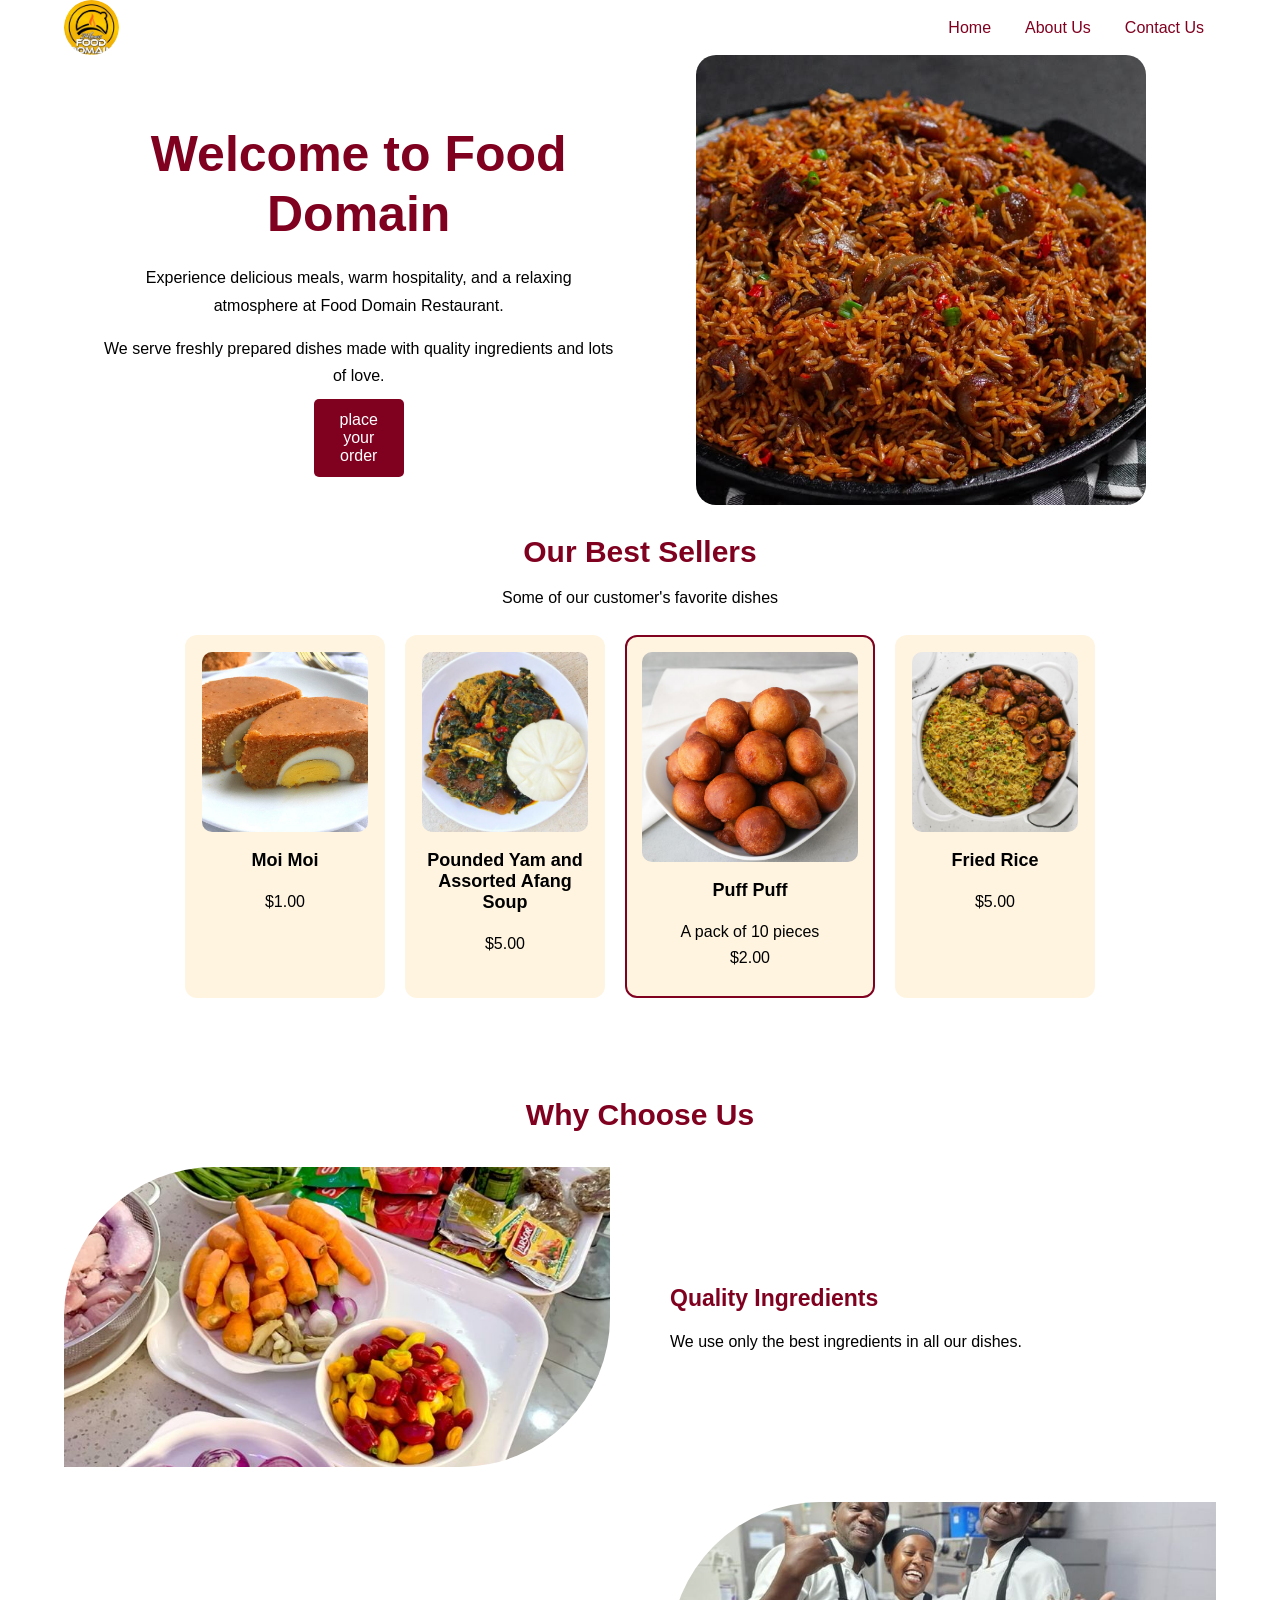
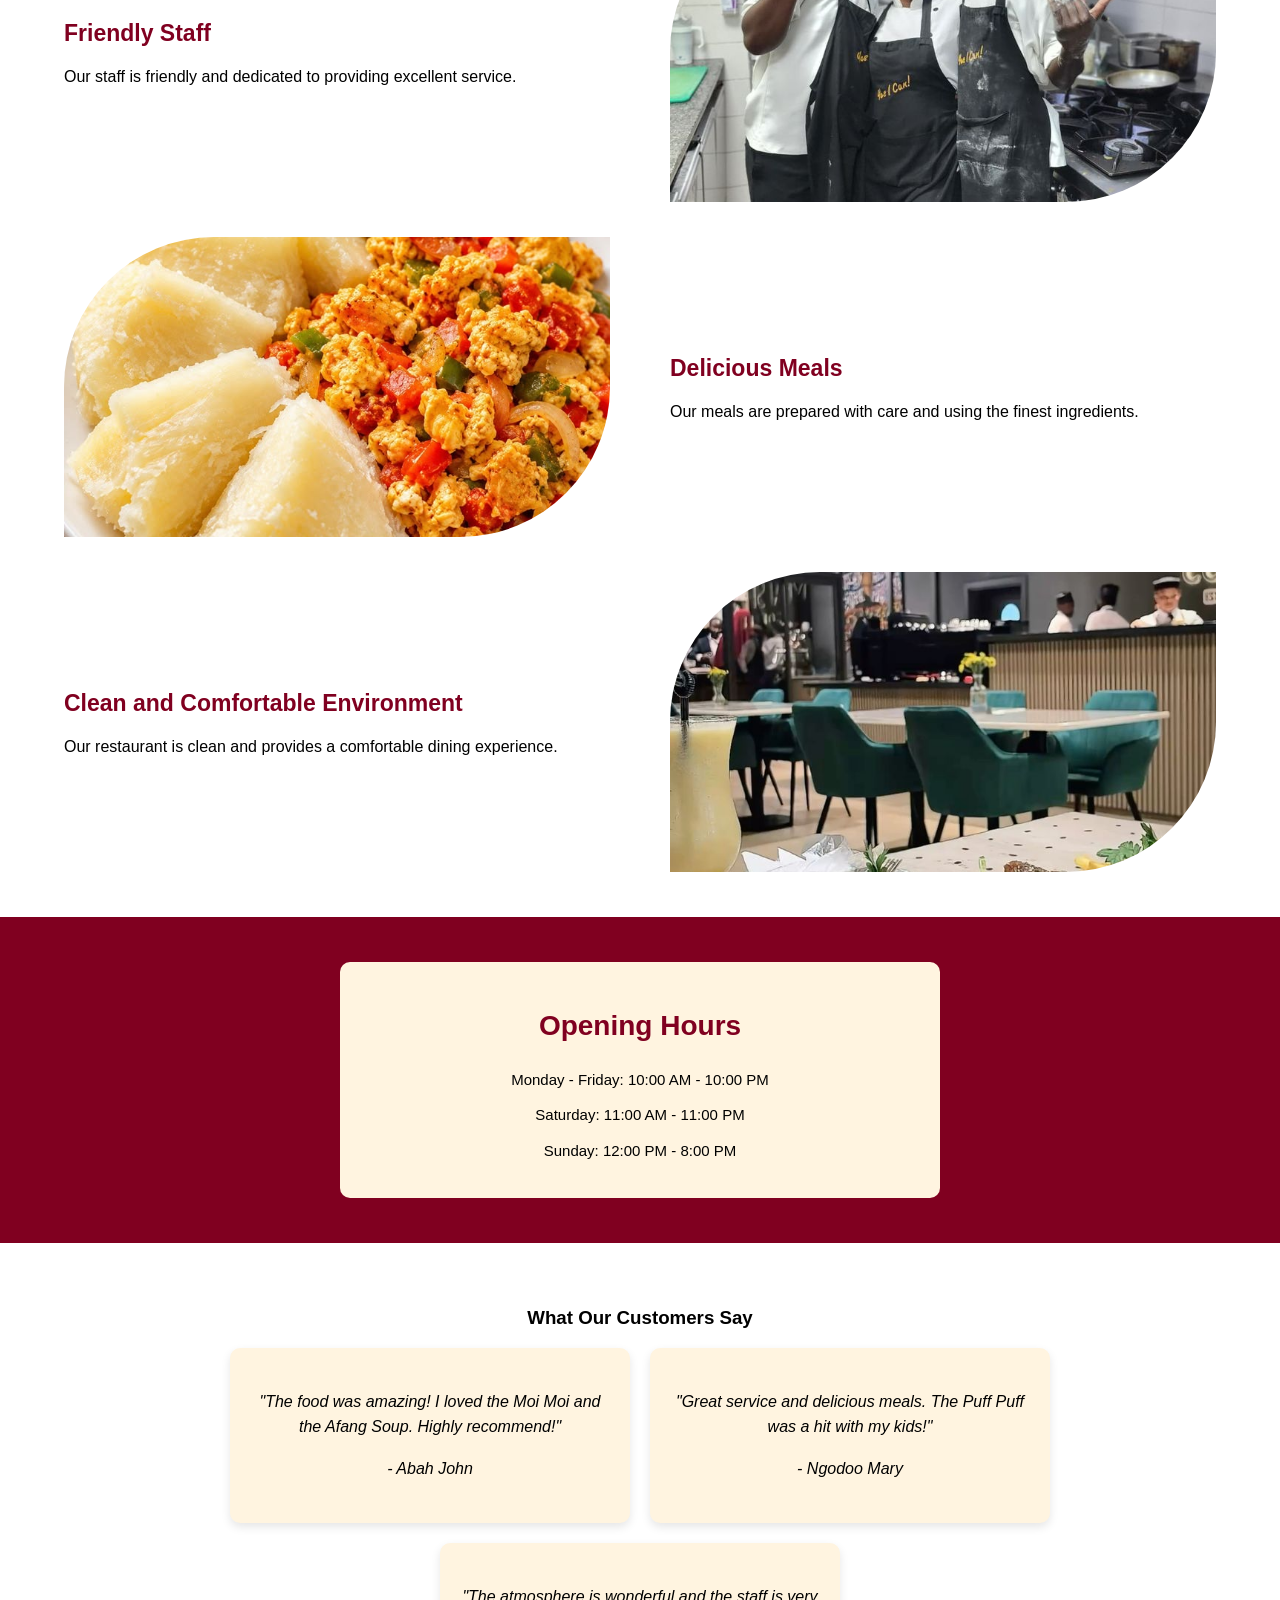
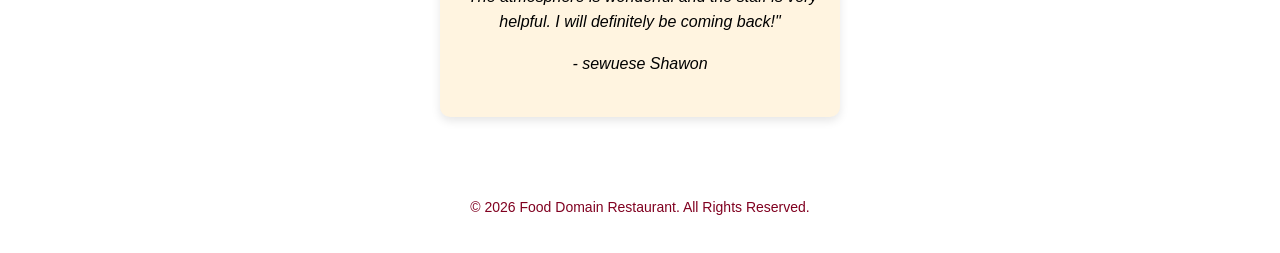
<file: index.html>
<!doctype html>
<html lang="en">
  <head>
    <meta charset="UTF-8" />
    <meta name="viewport" content="width=device-width, initial-scale=1.0" />
    <link
      rel="stylesheet"
      href="https://cdnjs.cloudflare.com/ajax/libs/font-awesome/4.7.0/css/font-awesome.min.css"
    />

    <link rel="stylesheet" href="style.css" />
    <title>Food Domain Restaurant</title>
  </head>
  <body class="home-page">
    <header>
      <nav>
        <img src="img/logo.jpg" alt="Restaurant-logo" class="logo" />
        <ul class="menu">
          <li><a href="index.html">Home</a></li>
          <li><a href="about.html">About Us</a></li>
          <li><a href="contact.html">Contact Us</a></li>
        </ul>
      </nav>
    </header>
    <main>
      <section id="hero">
        <div class="hero-text">
          <h1>Welcome to Food Domain</h1>

          <p>
            Experience delicious meals, warm hospitality, and a relaxing
            atmosphere at Food Domain Restaurant.
          </p>

          <p>
            We serve freshly prepared dishes made with quality ingredients and
            lots of love.
          </p>
          <a href="#contact"> place your order</a>
        </div>
        <div class="hero-image">
          <img src="img/jollof-rice.jpg" alt="Jollof Rice" />
        </div>
      </section>

      <section id="best-sellers">
        <h2>Our Best Sellers</h2>
        <p>Some of our customer's favorite dishes</p>
        <div class="meal-slides">
          <div class="cards">
            <img src="img/6192518231147457.jpg" alt="" />
            <h3>Moi Moi</h3>
            <p>$1.00</p>
          </div>
          <div class="cards">
            <img src="img/afang-soup.jpg" alt="" />
            <h3>Pounded Yam and Assorted Afang Soup</h3>
            <p>$5.00</p>
          </div>
          <div class="active-cards">
            <img src="img/Puff-Puff.jpg" alt="" />
            <h3>Puff Puff</h3>
            <p>A pack of 10 pieces <br />$2.00</p>
          </div>
          <div class="cards">
            <img src="img/Nigerian-Fried-Rice.jpg" alt="" />
            <h3>Fried Rice</h3>
            <p>$5.00</p>
          </div>
        </div>
      </section>

      <section id="choose">
        <h2>Why Choose Us</h2>

        <div class="choose-item">
          <div class="choose-img">
            <img src="img/Jollof-Rice-Prep.jpg" alt="" />
          </div>
          <div class="choose-text">
            <h3>Quality Ingredients</h3>
            <p>We use only the best ingredients in all our dishes.</p>
          </div>
        </div>

        <div class="choose-item-reverse">
          <div class="choose-img">
            <img src="img/staff.jpg" alt="" />
          </div>
          <div class="choose-text">
            <h3>Friendly Staff</h3>
            <p>
              Our staff is friendly and dedicated to providing excellent
              service.
            </p>
          </div>
        </div>

        <div class="choose-item">
          <div class="choose-img">
            <img src="img/yam-egg-sauce.jpg" alt="" />
          </div>
          <div class="choose-text">
            <h3>Delicious Meals</h3>
            <p>
              Our meals are prepared with care and using the finest ingredients.
            </p>
          </div>
        </div>
        <div class="choose-item-reverse">
          <div class="choose-img">
            <img src="img/restaurant-env.jpg" alt="" />
          </div>
          <div class="choose-text">
            <h3>Clean and Comfortable Environment</h3>
            <p>
              Our restaurant is clean and provides a comfortable dining
              experience.
            </p>
          </div>
        </div>
      </section>

      <section id="opening-hours">
        <div class="content">
          <h2>Opening Hours</h2>
          <p>Monday - Friday: 10:00 AM - 10:00 PM</p>
          <p>Saturday: 11:00 AM - 11:00 PM</p>
          <p>Sunday: 12:00 PM - 8:00 PM</p>
        </div>
      </section>

      <section id="testimonial">
        <h3>What Our Customers Say</h3>
        <div class="testimonial-container">
          <div class="testimonial-item">
            <p>
              "The food was amazing! I loved the Moi Moi and the Afang Soup.
              Highly recommend!"
            </p>
            <p>- Abah John</p>
          </div>
          <div class="testimonial-item">
            <p>
              "Great service and delicious meals. The Puff Puff was a hit with
              my kids!"
            </p>
            <p>- Ngodoo Mary</p>
          </div>
          <div class="testimonial-item">
            <p>
              "The atmosphere is wonderful and the staff is very helpful. I will
              definitely be coming back!"
            </p>
            <p>- sewuese Shawon</p>
          </div>
        </div>
      </section>
    </main>
    <footer>
      <div class="footer-content">
        <p>&copy; 2026 Food Domain Restaurant. All Rights Reserved.</p>
      </div>
    </footer>
  </body>
</html>
</file>
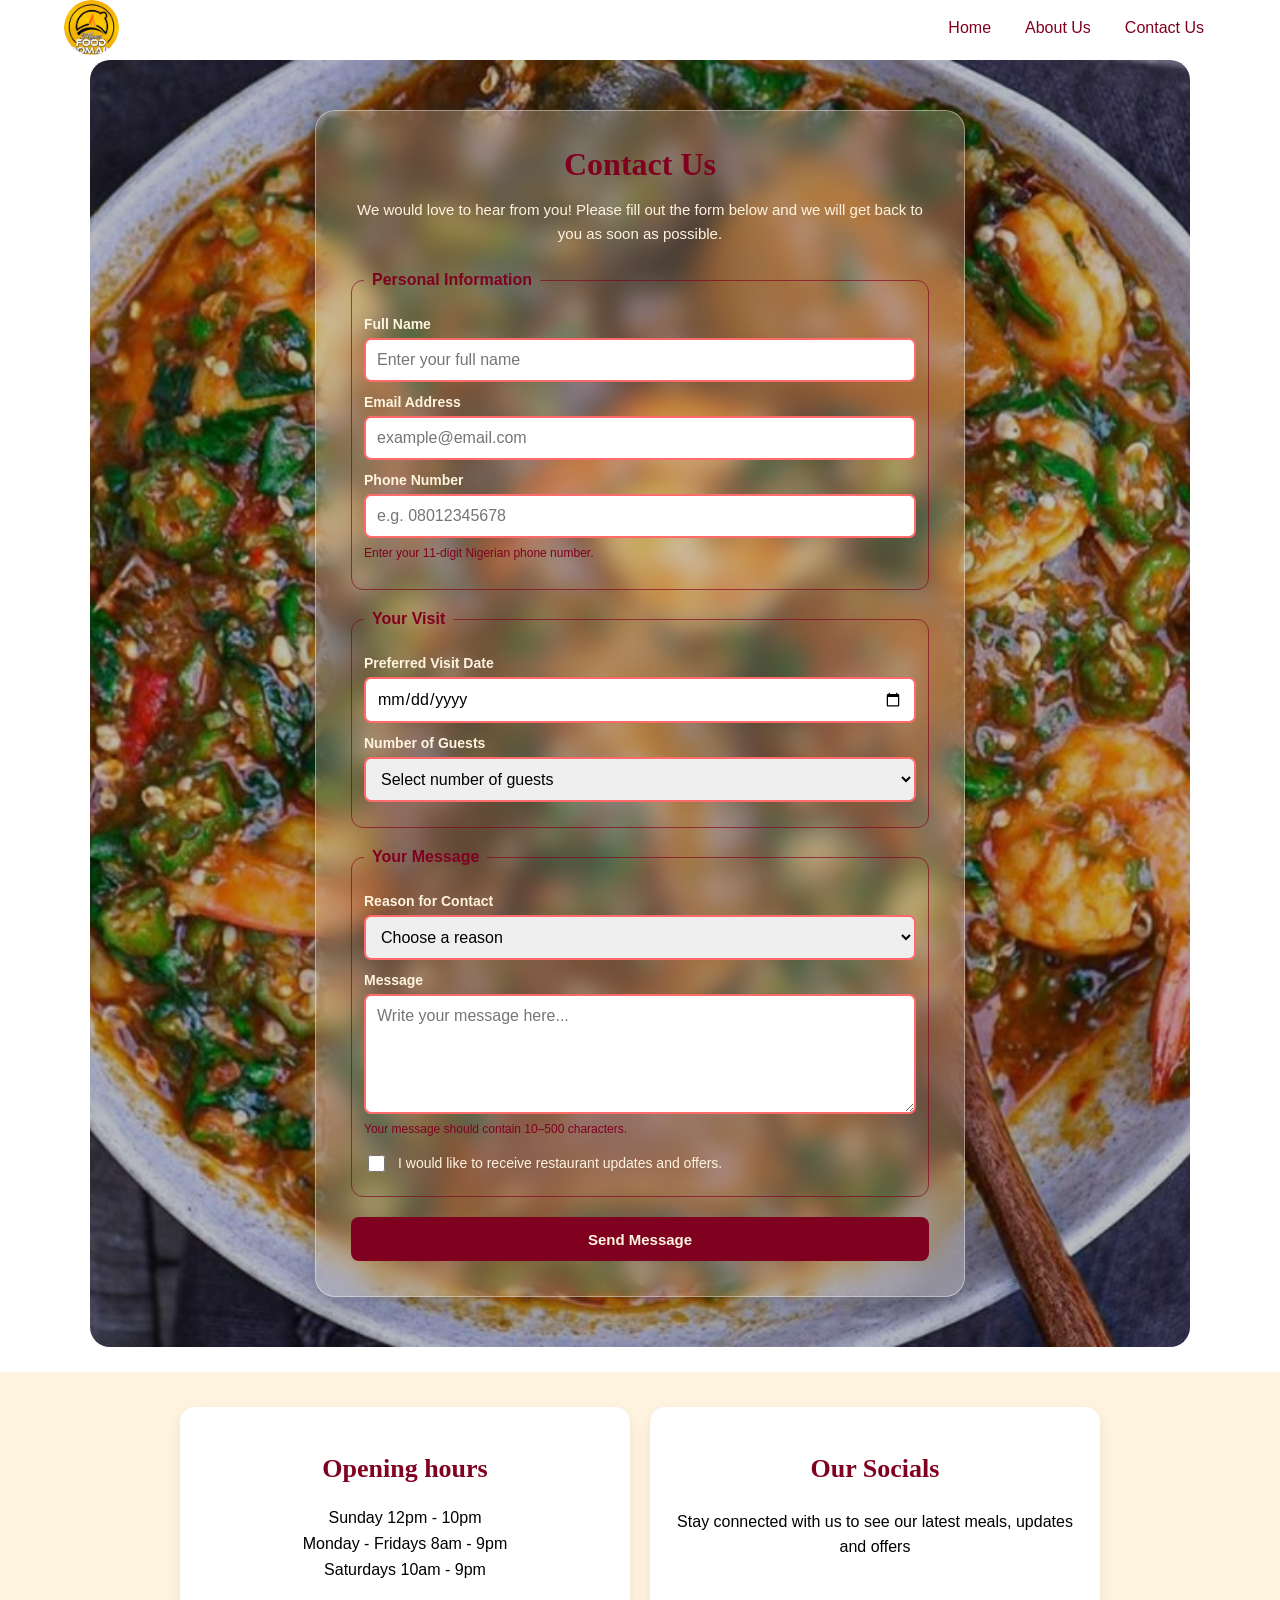
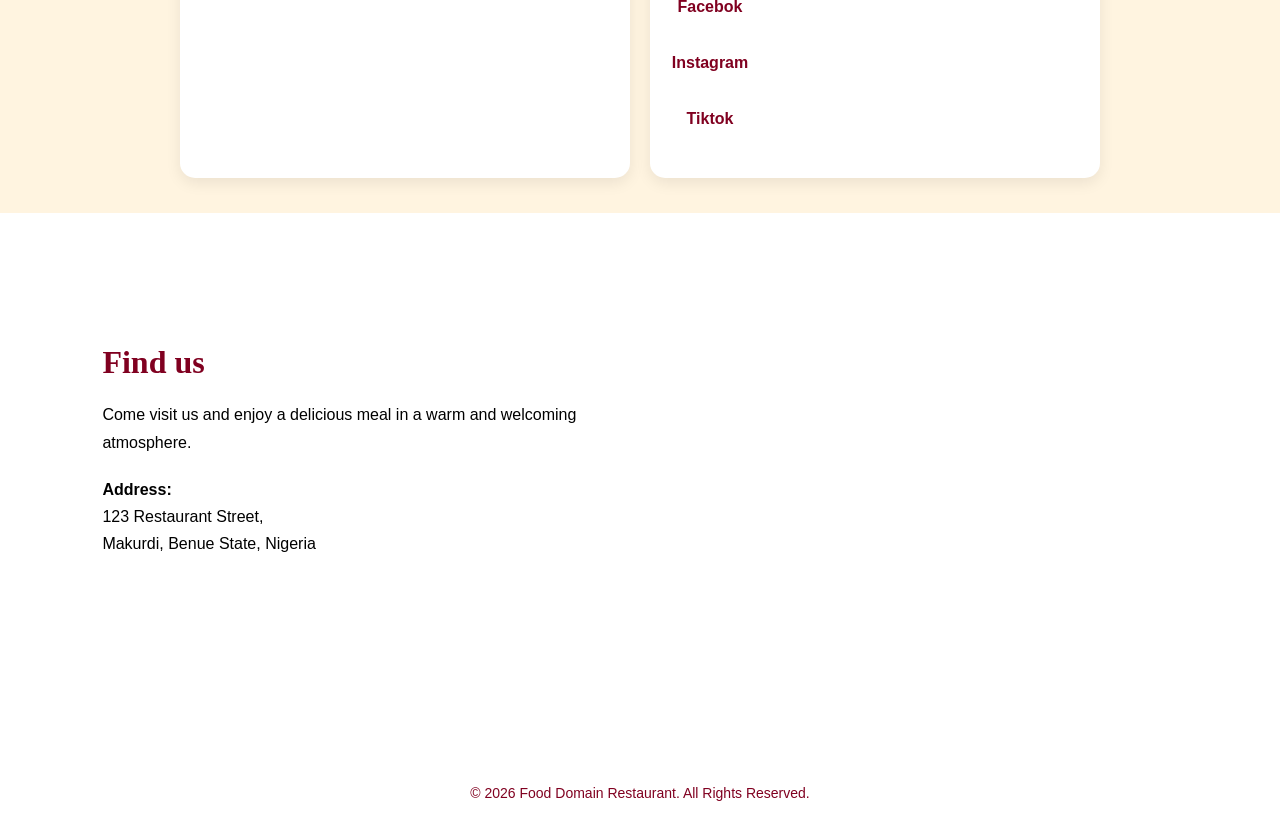
<file: contact.html>
<!doctype html>
<html lang="en">
  <head>
    <meta charset="UTF-8" />
    <meta name="viewport" content="width=device-width, initial-scale=1.0" />
    <link
      rel="stylesheet"
      href="https://cdnjs.cloudflare.com/ajax/libs/font-awesome/4.7.0/css/font-awesome.min.css"
    />
    <link rel="stylesheet" href="style.css" />
    <title>Food Domain Restaurant</title>
  </head>
  <body class="contact-page">
    <header>
      <nav id="nav-links">
        <img src="img/logo.jpg" alt="Restaurant-logo" class="logo" />
        <ul class="menu">
          <li><a href="index.html">Home</a></li>
          <li><a href="about.html">About Us</a></li>
          <li><a href="contact.html">Contact Us</a></li>
        </ul>
      </nav>
    </header>
    <main>
      <section id="contact">
        <div class="contact-glass">
          <div class="contact-form">
            <h1>Contact Us</h1>
            <p>
              We would love to hear from you! Please fill out the form below and
              we will get back to you as soon as possible.
            </p>
            <form action="" method="">
              <fieldset>
                <legend>Personal Information</legend>

                <label for="name">Full Name</label>
                <input
                  type="text"
                  id="name"
                  name="name"
                  placeholder="Enter your full name"
                  minlength="3"
                  maxlength="50"
                  required
                />

                <label for="email">Email Address</label>
                <input
                  type="email"
                  id="email"
                  name="email"
                  placeholder="example@email.com"
                  required
                />

                <label for="phone">Phone Number</label>
                <input
                  type="tel"
                  id="phone"
                  name="phone"
                  placeholder="e.g. 08012345678"
                  pattern="[0-9]{11}"
                  maxlength="11"
                  required
                />
                <small>Enter your 11-digit Nigerian phone number.</small>
              </fieldset>

              <fieldset>
                <legend>Your Visit</legend>

                <label for="date">Preferred Visit Date</label>
                <input type="date" id="date" name="date" required />

                <label for="guests">Number of Guests</label>
                <select id="guests" name="guests" required>
                  <option value="">Select number of guests</option>
                  <option value="1">1 guest</option>
                  <option value="2">2 guests</option>
                  <option value="3-5">3–5 guests</option>
                  <option value="6+">6 or more guests</option>
                </select>
              </fieldset>

              <fieldset>
                <legend>Your Message</legend>

                <label for="subject">Reason for Contact</label>
                <select id="subject" name="subject" required>
                  <option value="">Choose a reason</option>
                  <option value="reservation">Reservation</option>
                  <option value="feedback">Feedback</option>
                  <option value="enquiry">General Enquiry</option>
                  <option value="complaint">Complaint</option>
                </select>

                <label for="message">Message</label>
                <textarea
                  id="message"
                  name="message"
                  rows="5"
                  minlength="10"
                  maxlength="500"
                  placeholder="Write your message here..."
                  required
                ></textarea>
                <small>Your message should contain 10–500 characters.</small>

                <label class="checkbox-label" for="updates">
                  <input
                    type="checkbox"
                    id="updates"
                    name="updates"
                    value="yes"
                  />
                  I would like to receive restaurant updates and offers.
                </label>
              </fieldset>

              <input type="submit" value="Send Message" />
            </form>
          </div>
        </div>
      </section>
      <section class="contact-info">
        <div class="opening-hours">
          <h2>Opening hours</h2>
          <p>Sunday 12pm - 10pm</p>
          <p>Monday - Fridays 8am - 9pm</p>
          <p>Saturdays 10am - 9pm</p>
        </div>

        <div class="socials">
          <h2>Our Socials</h2>
          <p>
            Stay connected with us to see our latest meals, updates and offers
          </p>
          <a href="">Facebok</a>
          <a href="">Instagram</a>
          <a href=""> Tiktok</a>
        </div>
      </section>

      <section id="location">
        <div class="location-content">
          <h2>Find us</h2>
          <p>
            Come visit us and enjoy a delicious meal in a warm and welcoming
            atmosphere.
          </p>

          <p>
            <strong>Address:</strong><br />
            123 Restaurant Street,<br />
            Makurdi, Benue State, Nigeria
          </p>
        </div>
        <div class="location-map">
          <iframe
            src="https://www.google.com/maps/embed?pb=!1m18!1m12!1m3!1d7907.399397472227!2d8.529183835362616!3d7.715335700969398!2m3!1f0!2f0!3f0!3m2!1i1024!2i768!4f13.1!3m3!1m2!1s0x1050810052604a8b%3A0x388c9c047aba2f3d!2s24%20Hours%20Food%20Domain!5e0!3m2!1sen!2sng!4v1791017194314!5m2!1sen!2sng"
            width="600"
            height="450"
            style="border: 0"
            allowfullscreen=""
            loading="lazy"
            referrerpolicy="strict-origin-when-cross-origin"
          >
          </iframe>
        </div>
      </section>
    </main>
    <footer>
      <p>&copy; 2026 Food Domain Restaurant. All Rights Reserved.</p>
    </footer>
  </body>
</html>
</file>
<file: style.css>
/*Home Page*/
:root {
  --primary-color: #800020;
  --secondary-color: #fff4e0;
  --text-color: #800020;
}

.home-page {
  padding: 20px;
  font-family: Arial, sans-serif;
}
nav {
  display: flex;
  align-items: center;
  justify-content: space-between;
  padding: 0 30px;
}
ul {
  margin: 0;
  padding: 0;
  list-style: none;
}
a {
  text-decoration: none;
  color: var(--text-color);
  display: inline-block;
  width: 90px;
  transition: 0.3s ease-in-out;
}

.menu {
  margin: 0;
  padding: 0;
  display: flex;
  justify-content: center;
  align-items: stretch;
  height: 80px;
}

.logo {
  width: 60px;
  height: 60px;
  border-radius: 50%;
  object-fit: cover;
}

.menu li {
  margin: 0 10px;
  display: flex;
  align-items: center;
  justify-content: center;
  height: 100%;
  color: var(--text-color);
}

.menu > li:hover > a {
  color: var(--primary-color);
  font-weight: bold;
}

.home-page #hero {
  display: flex;
  align-items: center;
  justify-content: space-between;
  gap: 20px;
  min-height: 80vh;
  padding: 80px 8%;
}

.home-page .hero-text {
  flex: 1;
}

.home-page .hero-text h1 {
  font-size: 50px;
  margin-bottom: 20px;
  color: #800020;
}

.home-page .hero-text p {
  font-size: 18px;
  margin-bottom: 10px;
  line-height: 1.5;
}

.home-page .hero-text a {
  display: inline-block;
  padding: 10px 20px;
  background-color: var(--primary-color);
  color: #fff;
  text-decoration: none;
  border-radius: 5px;
  transition: 0.3s ease-in-out;
}

.hero-text a:hover {
  background-color: var(--secondary-color);
  color: var(--text-color);
  border: 1px solid var(--primary-color);
}

.home-page .hero-image {
  flex: 1;
}

.hero-image img {
  width: 100%;
  max-width: 500px;
  border-radius: 0 250px 0 250px;
}

/*Best Sellers Section*/

.home-page #best-sellers {
  padding: 70px 8%;
  text-align: center;
}

.home-page #best-sellers h2 {
  font-size: 36px;
  margin-bottom: 10px;
  color: var(--text-color);
}

#best-sellers p {
  font-size: 18px;
  margin-bottom: 10px;
  line-height: 1.5;
}
.meal-slides {
  display: flex;
  justify-content: center;
  align-items: center;
  gap: 20px;
  overflow: hidden;
}

.cards {
  width: 220px;
  padding: 20px;
  border-radius: 12px;
  flex: 0 0 180px;
}

.meal-slides .cards img {
  width: 100%;
  height: 180px;
  object-fit: cover;
  border-radius: 10px;
}
/*selected card*/
.active-cards {
  flex: 0 0 220px;
  opacity: 1;
}

.active-cards img {
  width: 100%;
  height: 220px;
  object-fit: cover;
  border-radius: 10px;
}

/*Why choose us section*/

#choose {
  padding: 70px 8%;
}

#choose h2 {
  text-align: center;
  color: var(--text-color);
  margin-bottom: 10px;
  font-size: 36px;
}

.choose-item {
  display: flex;
  align-items: center;
  gap: 60px;
  margin-top: 60px;
}

.choose-item-reverse {
  flex-direction: row-reverse;
  display: flex;
  align-items: center;
  gap: 60px;
}

.choose-img {
  flex: 1;
}

.choose-img img {
  width: 100%;
  height: 300px;
  object-fit: cover;
  border-radius: 150px 0 150px 0;
}

.choose-text {
  flex: 1;
}
.choose-text h3 {
  color: var(--text-color);
  font-size: 28px;
  margin-bottom: 15px;
}

.choose-text p {
  font-size: 17px;
  line-height: 1.7;
}

#opening-hours {
  background-color: var(--primary-color);
  padding: 80px 20px;
  text-align: center;
}

#opening-hours .content {
  background-color: var(--secondary-color);
  max-width: 600px;
  margin: 0 auto;
  padding: 40px;
  border-radius: 10px;
}

#opening-hours h2 {
  color: var(--text-color);
  margin-bottom: 25px;
}

#opening-hours p {
  font-size: 18px;
  line-height: 1.6;
  margin: 10px 0;
}

/*Testimonial Section*/
#testimonials {
  padding: 70px 20px;
  text-align: center;
}

#testimonials h2 {
  color: var(--text-color);
  margin-bottom: 40px;
}

.testimonial-container {
  display: flex;
  justify-content: center;
  gap: 30px;
  flex-wrap: wrap;
}

.testimonial-item {
  background-color: var(--secondary-color);
  width: 280px;
  padding: 30px;
  border-radius: 10px;
  box-shadow: 0 4px 10px rgba(0, 0, 0, 0.1);
}

.testimonial-item p {
  line-height: 1.6;
  font-style: italic;
}

.testimonial-item h3 {
  color: var(--text-color);
  margin-top: 20px;
}

/*Footer Section*/
footer {
  color: var(--primary-color);
  padding: 5px;
  text-align: center;
}

/*About page*/

#about {
  display: flex;
  align-items: center;
  justify-content: space-between;
  gap: 50px;
  padding: 70px 8%;
  /* background-color: #FFF4E0;*/
}

.about-content {
  flex: 1;
}

.about-content h1 {
  font-family: "Playfair Display", serif;
  font-size: 50px;
  color: #800020;
  margin-bottom: 20px;
}

.about-content p {
  font-size: 18px;
  line-height: 1.7;
}

.about-img {
  flex: 1;
}

.about-img img {
  width: 100%;
  max-width: 500px;
  height: 400px;
  object-fit: cover;
  border-radius: 15px;
  display: block;
}
/* Mission and vission section */
.mission-vision {
  padding: 80px 8%;
}

.mission,
.vision {
  display: flex;
  align-items: center;
  gap: 60px;
  margin-bottom: 80px;
}

.mission-image,
.vision-image,
.mission-content,
.vision-content {
  flex: 1;
}

.mission-image img,
.vision-image img {
  width: 400px;
  height: 5-400px;
  object-fit: cover;
  border-radius: 50%;
  display: block;
}

.mission-content h2,
.vision-content h2 {
  font-family: "Playfair Display", serif;
  font-size: 38px;
  color: var(--text-color);
  margin-bottom: 20px;
}

.mission-content p,
.vision-content p {
  font-size: 17px;
  line-height: 1.8;
}

/* Team Section */
#Team {
  padding: 80px 8%;
  background-color: var(--secondary-color);
  text-align: center;
}

#Team h2 {
  font-family: "Playfair Display", serif;
  font-size: 40px;
  color: var(--text-color);
  margin-bottom: 50px;
}

.team-container {
  display: flex;
  justify-content: center;
  gap: 30px;
  flex-wrap: wrap;
}

.team-member {
  background-color: white;
  width: 200px;
  padding: 25px 20px;
  border-radius: 15px;
}

.team-member img {
  width: 150px;
  height: 150px;
  object-fit: cover;
  border-radius: 50%;
  display: block;
  margin: 0 auto 20px;
}

.team-member h3 {
  font-family: "Playfair Display", serif;
  font-size: 22px;
  color: var(--text-color);
  margin-bottom: 8px;
}

.team-member p {
  margin: 0;
}
/*gallery section*/
#gallery {
  padding: 80px 8%;
  background-color: white;
  text-align: center;
}

#gallery h3 {
  font-family: "Playfair Display", serif;
  font-size: 40px;
  color: #800020;
  margin-bottom: 40px;
}

.gallery-container {
  display: grid;
  grid-template-columns: repeat(3, 1fr);
  gap: 20px;
}

.gallery-container img {
  width: 100%;
  height: 250px;
  object-fit: cover;
  border-radius: 12px;
}

/*Contact Page*/

/* Contact section and background image */
#contact {
    width: 90%;
    max-width: 1100px;
    margin: 40px auto;
    padding: 50px 20px;
    box-sizing: border-box;

    background-image:
        linear-gradient(rgba(0, 0, 0, 0.25), rgba(0, 0, 0, 0.25)),
        url("img/okra-soup.jpg");
    background-size: cover;
    background-position: center;
    background-repeat: no-repeat;

    border-radius: 30px;
}

/* Glass card */
.contact-glass {
    width: 100%;
    max-width: 650px;
    margin: 0 auto;
    padding: 35px;
    box-sizing: border-box;
    background: rgba(255, 244, 224, 0.22);
    border: 1px solid rgba(255, 255, 255, 0.4);
    border-radius: 20px;
    backdrop-filter: blur(12px);
    -webkit-backdrop-filter: blur(12px);
    box-shadow: 0 8px 30px rgba(0, 0, 0, 0.2);
}

/* Form heading and introduction */
.contact-form {
    text-align: center;
}

.contact-form h1 {
    font-family: "Playfair Display", serif;
    font-size: 40px;
    color: var(--text-color);
    margin: 0 0 12px;
}

.contact-form p {
    color: #FFF4E0;
    font-size: 15px;
    line-height: 1.6;
    margin-bottom: 25px;
}

/* Form groups */
.contact-form form {
    text-align: left;
}

.contact-form fieldset {
    min-width: 0;
   border: 1px solid rgba(128, 0, 32, 0.65);
    border-radius: 12px;
    padding: 18px;
    margin: 0 0 20px;
}

.contact-form legend {
    color: var(--text-color);
    font-weight: bold;
    padding: 0 8px;
}

/* Labels */
.contact-form label {
    display: block;
    color: #FFF4E0;
    font-size: 14px;
    font-weight: bold;
    margin: 12px 0 6px;
}

/* Inputs, dropdowns and message box */
.contact-form input[type="text"],
.contact-form input[type="email"],
.contact-form input[type="tel"],
.contact-form input[type="date"],
.contact-form select,
.contact-form textarea {
    display: block;
    width: 100%;
    padding: 11px;
    margin: 0 0 10px;
    border: 2px solid transparent;
    border-radius: 7px;
    box-sizing: border-box;
    font-family: Arial, sans-serif;
    font-size: 14px;
    transition: border-color 0.2s, box-shadow 0.2s;
}

/* Focus state */
.contact-form input:focus,
.contact-form select:focus,
.contact-form textarea:focus {
    outline: none;
    border-color: var(--primary-color);
    box-shadow: 0 0 0 5px rgba(128, 0, 32, 0.3);
}

/* Valid state */
.contact-form input:required:valid,
.contact-form select:required:valid,
.contact-form textarea:required:valid {
    border-color: #2E8B57;
}

/* Invalid state */
.contact-form input:required:invalid,
.contact-form select:required:invalid,
.contact-form textarea:required:invalid {
    border-color: #FF6B6B;
}

/* Helper text */
.contact-form small {
    display: block;
    color: var(--text-color);
    font-size: 12px;
    line-height: 1.5;
    margin: -4px 0 12px;
}

/* Message box */
.contact-form textarea {
    resize: vertical;
    min-height: 100px;
}

/* Optional updates checkbox */
.contact-form .checkbox-label {
    display: flex;
    align-items: flex-start;
    gap: 10px;
    font-weight: normal;
    line-height: 1.5;
    margin-top: 15px;
}

.contact-form input[type="checkbox"] {
    width: 17px;
    height: 17px;
    flex-shrink: 0;
    margin-top: 2px;
   
}

/* Submit button */
.contact-form input[type="submit"] {
    display: block;
    width: 100%;
    padding: 13px;
    border: none;
    border-radius: 8px;
    background-color: var(--primary-color);
    color: var(--secondary-color);
    font-weight: bold;
    font-size: 15px;
    cursor: pointer;
    transition: background-color 0.2s, transform 0.2s;
}

.contact-form input[type="submit"]:hover {
    background-color: var(--secondary-color);
    color: var(--primary-color);
    transform: translateY(-2px);
}

/*Contact Section*/

.contact-info {
  display: flex;
  justify-content: center;
  gap: 30px;
  padding: 70px 8%;
  margin: 50px;
  background-color: #fff4e0;
}

.opening-hours,
.socials {
  background-color: white;
  width: 400px;
  padding: 40px;
  border-radius: 15px;
  text-align: center;
  box-shadow: 0 5px 15px rgba(0, 0, 0, 0.08);
}

.opening-hours h2,
.socials h2 {
  font-family: "Playfair Display", serif;
  color: var(--text-color);
  font-size: 30px;
  margin-bottom: 25px;
}

.opening-hours p {
  margin: 8px 0;
}

.socials p {
  line-height: 1.6;
  margin-bottom: 25px;
}

.socials a {
  display: block;
  color: var(--text-color);
  text-decoration: none;
  margin: 12px 0;
  font-weight: bold;
}

/*Location Section*/
#Location {
  display: flex;
  align-items: center;
  gap: 50px;
  padding: 80px 8%;
  background-color: white;
  width: 100vh;
}

.location-content,
.location-map {
  flex: 1;
}

.location-content h2 {
  font-family: "Playfair Display", serif;
  font-size: 40px;
  color: #800020;
  margin-bottom: 20px;
}

.location-content p {
  font-size: 17px;
  line-height: 1.7;
  margin-bottom: 20px;
}

.location-map iframe {
  width: 100%;
  height: 350px;
  border: 0;
  border-radius: 15px;
}


/* =====================================
   RESPONSIVE DESIGN - MOBILE FIRST
===================================== */

/* General reset and responsive images */

* {
    box-sizing: border-box;
}

html {
    scroll-behavior: smooth;
}

body {
    margin: 0;
    font-family: Arial, sans-serif;
}

img {
    max-width: 100%;
    height: auto;
    display: block;
}

iframe {
    max-width: 100%;
}

/* =========================
   MOBILE: BASE CSS
   Below 768px
========================= */

/* Navbar */

header {
    width: 100%;
}

nav {
    display: flex;
    flex-direction: column;
    align-items: center;
    gap: 15px;
    padding: 15px;
}

.logo {
    width: 55px;
    height: 55px;
    object-fit: cover;
}

.menu {
    display: flex;
    flex-wrap: wrap;
    justify-content: center;
    align-items: center;
    gap: 5px;
    width: 100%;
    height: auto;
}

.menu li {
    margin: 0;
    height: auto;
}

.menu a {
    display: flex;
    align-items: center;
    justify-content: center;
    width: auto;
    min-width: 44px;
    min-height: 44px;
    padding: 10px 12px;
    text-align: center;
}

/* Homepage hero */

.home-page {
    padding: 0;
}

.home-page #hero {
    display: flex;
    flex-direction: column;
    align-items: center;
    gap: 30px;
    min-height: auto;
    padding: 40px 5%;
}

.home-page .hero-text {
    width: 100%;
    text-align: center;
}

.home-page .hero-text h1 {
    font-size: clamp(30px, 8vw, 40px);
    line-height: 1.2;
}

.home-page .hero-text p {
    font-size: 16px;
    line-height: 1.7;
}

.home-page .hero-text a {
    display: inline-flex;
    align-items: center;
    justify-content: center;
    min-height: 44px;
    padding: 12px 20px;
}

.home-page .hero-image {
    width: 100%;
}

.home-page .hero-image img {
    width: 100%;
    max-width: 450px;
    height: auto;
    margin: 0 auto;
    border-radius: 20px;
}

/* Best sellers */

.home-page #best-sellers {
    padding: 5px 5%;
    text-align: center;
}

.home-page #best-sellers h2 {
    font-size: 30px;
}

#best-sellers p {
    font-size: 16px;
    line-height: 1.6;
}

.meal-slides {
    display: flex;
    justify-content: flex-start;
    align-items: stretch;
    gap: 15px;
    overflow-x: auto;
    overflow-y: hidden;
    padding: 15px 5px 25px;
    scroll-snap-type: x mandatory;
}

.cards,
.active-cards {
    flex: 0 0 80%;
    width: 80%;
    min-width: 0;
    box-sizing: border-box;
    padding: 15px;
    background-color: var(--secondary-color);
    border: 2px solid transparent;
    border-radius: 12px;
    scroll-snap-align: center;
}

.cards {
    flex-basis: 84%;
    width: 84%;
}

.active-cards {
    flex-basis: 92%;
    width: 92%;
    border-color: var(--primary-color);
}

.meal-slides img,
.active-cards img {
    width: 100%;
    height: 180px;
    object-fit: cover;
    border-radius: 10px;
}

.meal-slides .active-cards img {
    height: 210px;
}

.cards h3,
.active-cards h3 {
    font-size: 18px;
    overflow-wrap: break-word;
}

/* Why choose us */

#choose {
    padding: 45px 5%;
}

#choose h2 {
    font-size: 30px;
    text-align: center;
}

.choose-item,
.choose-item-reverse {
    display: flex;
    flex-direction: column;
    align-items: center;
    gap: 20px;
    margin-top: 35px;
}

.choose-img,
.choose-text {
    width: 100%;
    min-width: 0;
}

.choose-img img {
    width: 100%;
    height: 220px;
    object-fit: cover;
    border-radius: 20px;
}

.choose-text h3 {
    font-size: 23px;
}

.choose-text p {
    font-size: 16px;
    line-height: 1.7;
}

/* Opening hours */

#opening-hours {
    padding: 45px 5%;
}

#opening-hours .content {
    width: 100%;
    max-width: 600px;
    padding: 25px 15px;
}

#opening-hours h2 {
    font-size: 28px;
}

#opening-hours p {
    font-size: 15px;
    line-height: 1.7;
}

/* Testimonials */

#testimonial,
#testimonials {
    padding: 45px 5%;
    text-align: center;
}

.testimonial-container {
    display: flex;
    flex-direction: column;
    align-items: stretch;
    gap: 20px;
}

.testimonial-item {
    width: 100%;
    min-width: 0;
    padding: 25px 20px;
}

/* About page */

#about {
    display: flex;
    flex-direction: column;
    align-items: center;
    gap: 25px;
    padding: 5px 3%;
}

.about-content,
.about-img {
    width: 100%;
    min-width: 0;
}

.about-content h1 {
    font-size: 36px;
}

.about-content p {
    font-size: 16px;
    line-height: 1.7;
}

.about-img img {
    width: 100%;
    max-width: 500px;
    height: auto;
    aspect-ratio: 4 / 3;
    object-fit: cover;
    margin: 0 auto;
}

/* Mission and vision */

.mission-vision {
    padding: 45px 5%;
}

.mission,
.vision {
    display: flex;
    flex-direction: column;
    align-items: center;
    gap: 25px;
    margin-bottom: 50px;
}

.mission-image,
.vision-image,
.mission-content,
.vision-content {
    width: 100%;
    min-width: 0;
}

.mission-image img,
.vision-image img {
    width: 100%;
    max-width: 300px;
    aspect-ratio: 1 / 1;
    height: auto;
    object-fit: cover;
    border-radius: 50%;
    margin: 0 auto;
}

.mission-content h2,
.vision-content h2 {
    font-size: 30px;
}

.mission-content p,
.vision-content p {
    font-size: 16px;
    line-height: 1.7;
}

/* Team */

#Team {
    padding: 45px 5%;
}

#Team h2 {
    font-size: 32px;
    margin-bottom: 30px;
}

.team-container {
    display: grid;
    grid-template-columns: 1fr;
    gap: 20px;
}

.team-member {
    width: 100%;
    min-width: 0;
    padding: 25px 15px;
}

.team-member img {
    width: 130px;
    height: 130px;
    object-fit: cover;
    border-radius: 50%;
}

/* Gallery */

#gallery {
    padding: 45px 5%;
}

#gallery h3 {
    font-size: 30px;
}

.gallery-container {
    display: grid;
    grid-template-columns: 1fr;
    gap: 15px;
}

.gallery-container img {
    width: 100%;
    height: auto;
    aspect-ratio: 4 / 3;
    object-fit: cover;
    border-radius: 12px;
}

/* Contact form */

#contact {
    width: 95%;
    max-width: 1100px;
    height: auto;
    min-height: 0;
    margin: 5px auto;
    padding: 25px 12px;
    background-size: cover;
    background-position: center;
    border-radius: 20px;
}

.contact-glass {
    width: 100%;
    max-width: 650px;
    height: auto;
    margin: 0 auto;
    padding: 22px 15px;
}

.contact-form h1 {
    font-size: 32px;
}

.contact-form p {
    font-size: 15px;
    line-height: 1.6;
}

.contact-form fieldset {
    min-width: 0;
    padding: 15px 12px;
    margin-bottom: 20px;
}

.contact-form input[type="text"],
.contact-form input[type="email"],
.contact-form input[type="tel"],
.contact-form input[type="date"],
.contact-form select,
.contact-form textarea {
    width: 100%;
    min-height: 44px;
    font-size: 16px;
}

.contact-form textarea {
    min-height: 120px;
}

.contact-form input[type="submit"] {
    min-height: 44px;
}

/* Contact information */

.contact-info {
    display: flex;
    flex-direction: column;
    align-items: stretch;
    gap: 20px;
    width: 100%;
    margin: 25px 0;
    padding: 35px 5%;
}

.opening-hours,
.socials {
    width: 100%;
    min-width: 0;
    padding: 25px 15px;
}

.opening-hours h2,
.socials h2 {
    font-size: 26px;
}

.socials a {
    display: flex;
    align-items: center;
    justify-content: center;
    min-height: 44px;
}

/* Location */

#location {
    display: flex;
    flex-direction: column;
    align-items: stretch;
    gap: 25px;
    width: 100%;
    padding: 45px 5%;
}

.location-content,
.location-map {
    width: 100%;
    min-width: 0;
}

.location-content h2 {
    font-size: 32px;
}

.location-content p {
    font-size: 16px;
    line-height: 1.7;
}

.location-map iframe {
    display: block;
    width: 100%;
    height: 280px;
    border: 0;
    border-radius: 15px;
}

/* Footer */

footer {
    padding: 20px 5%;
    text-align: center;
}

footer p {
    font-size: 14px;
    line-height: 1.6;
}

/*
   TABLET
   768px and above */

@media (min-width: 768px) {

    /* Navbar */

    nav {
        flex-direction: row;
        justify-content: space-between;
        padding: 15px 5%;
    }

    .menu {
        width: auto;
        flex-wrap: nowrap;
        gap: 10px;
    }

    /* Hero */

    .home-page #hero {
        flex-direction: row;
        text-align: left;
        gap: 35px;
        padding: 0px 5%;
    }

    .home-page .hero-text,
    .home-page .hero-image {
        flex: 1;
        min-width: 0;
    }

    .home-page .hero-text h1 {
        font-size: 42px;
    }

    /* Best sellers */

    .meal-slides {
        justify-content: center;
        flex-wrap: wrap;
        overflow: visible;
    }

    .cards,
    .active-cards {
        flex: 0 1 calc(50% - 20px);
        width: auto;
    }

    /* Why choose us */

    .choose-item,
    .choose-item-reverse {
        flex-direction: row;
        gap: 30px;
    }

    .choose-item-reverse {
        flex-direction: row-reverse;
    }

    .choose-img,
    .choose-text {
        flex: 1;
        width: 50%;
    }

    /* Testimonials */

    .testimonial-container {
        flex-direction: row;
        flex-wrap: wrap;
        justify-content: center;
    }

    .testimonial-item {
        flex: 1 1 calc(50% - 20px);
        max-width: 400px;
    }

    /* About */

    #about {
        flex-direction: row;
        gap: 35px;
    }

    .about-content,
    .about-img {
        flex: 1;
    }

    /* Mission and vision */

    .mission,
    .vision {
        flex-direction: row;
        gap: 35px;
    }

    .vision {
        flex-direction: row;
    }

    .mission-image,
    .vision-image,
    .mission-content,
    .vision-content {
        flex: 1;
    }

    /* Team */

    .team-container {
        grid-template-columns: repeat(2, minmax(0, 1fr));
    }

    /* Gallery */

    .gallery-container {
        grid-template-columns: repeat(2, minmax(0, 1fr));
    }

    /* Contact */

    #contact {
        padding: 40px 20px;
    }

    .contact-glass {
        padding: 30px;
    }

    /* Contact info */

    .contact-info {
        flex-direction: row;
        flex-wrap: wrap;
        justify-content: center;
    }

    .opening-hours,
    .socials {
        flex: 1 1 calc(50% - 20px);
        max-width: 450px;
    }

    /* Location */

    #location {
        flex-direction: row;
        gap: 35px;
    }

    .location-content,
    .location-map {
        flex: 1;
    }

    .location-map iframe {
        height: 350px;
    }
}

/* 
   DESKTOP
   1024px and above */

@media (min-width: 1024px) {

    /* Navbar */

    nav {
        padding: 0px 5%;
    }

    /* Hero */

    .home-page #hero {
        padding: 0px 8%;
        gap: 50px;
        
    }

    .home-page .hero-text h1 {
        font-size: 50px;
    }

    /* Best sellers */

    .meal-slides {
        flex-wrap: nowrap;
        gap: 20px;
    }

    .cards {
        flex: 0 1 200px;
    }

    .active-cards {
        flex: 0 1 250px;
    }

    /* Why choose us */

    .choose-item,
    .choose-item-reverse {
        gap: 60px;
    }

    .choose-img img {
        height: 300px;
    }

    /* Team */

    .team-container {
        grid-template-columns: repeat(3, minmax(0, 1fr));
    }

    /* Gallery */

    .gallery-container {
        grid-template-columns: repeat(3, minmax(0, 1fr));
    }

    /* Contact */

    #contact {
        padding: 50px 20px;
    }

    .contact-glass {
        padding: 35px;
    }

    /* Location */

    #location {
        padding: 80px 8%;
        gap: 50px;
    }
}
/* Preserve original image border-radius */

/* Hero image */
.hero-image img {
    border-radius: 0 250px 0 250px;
}

/* Why Choose Us images */
.choose-img img {
    border-radius: 150px 0 150px 0;
}

/* About image */
.about-img img {
    border-radius: 15px;
}

/* Mission and Vision images */
.mission-image img,
.vision-image img {
    border-radius: 50%;
}

/* Best sellers */
.meal-slides .cards img,
.meal-slides .active-cards img {
    border-radius: 10px;
}

/* Team images */
.team-member img {
    border-radius: 50%;
}

/* Gallery images */
.gallery-container img {
    border-radius: 12px;
}
</file>
